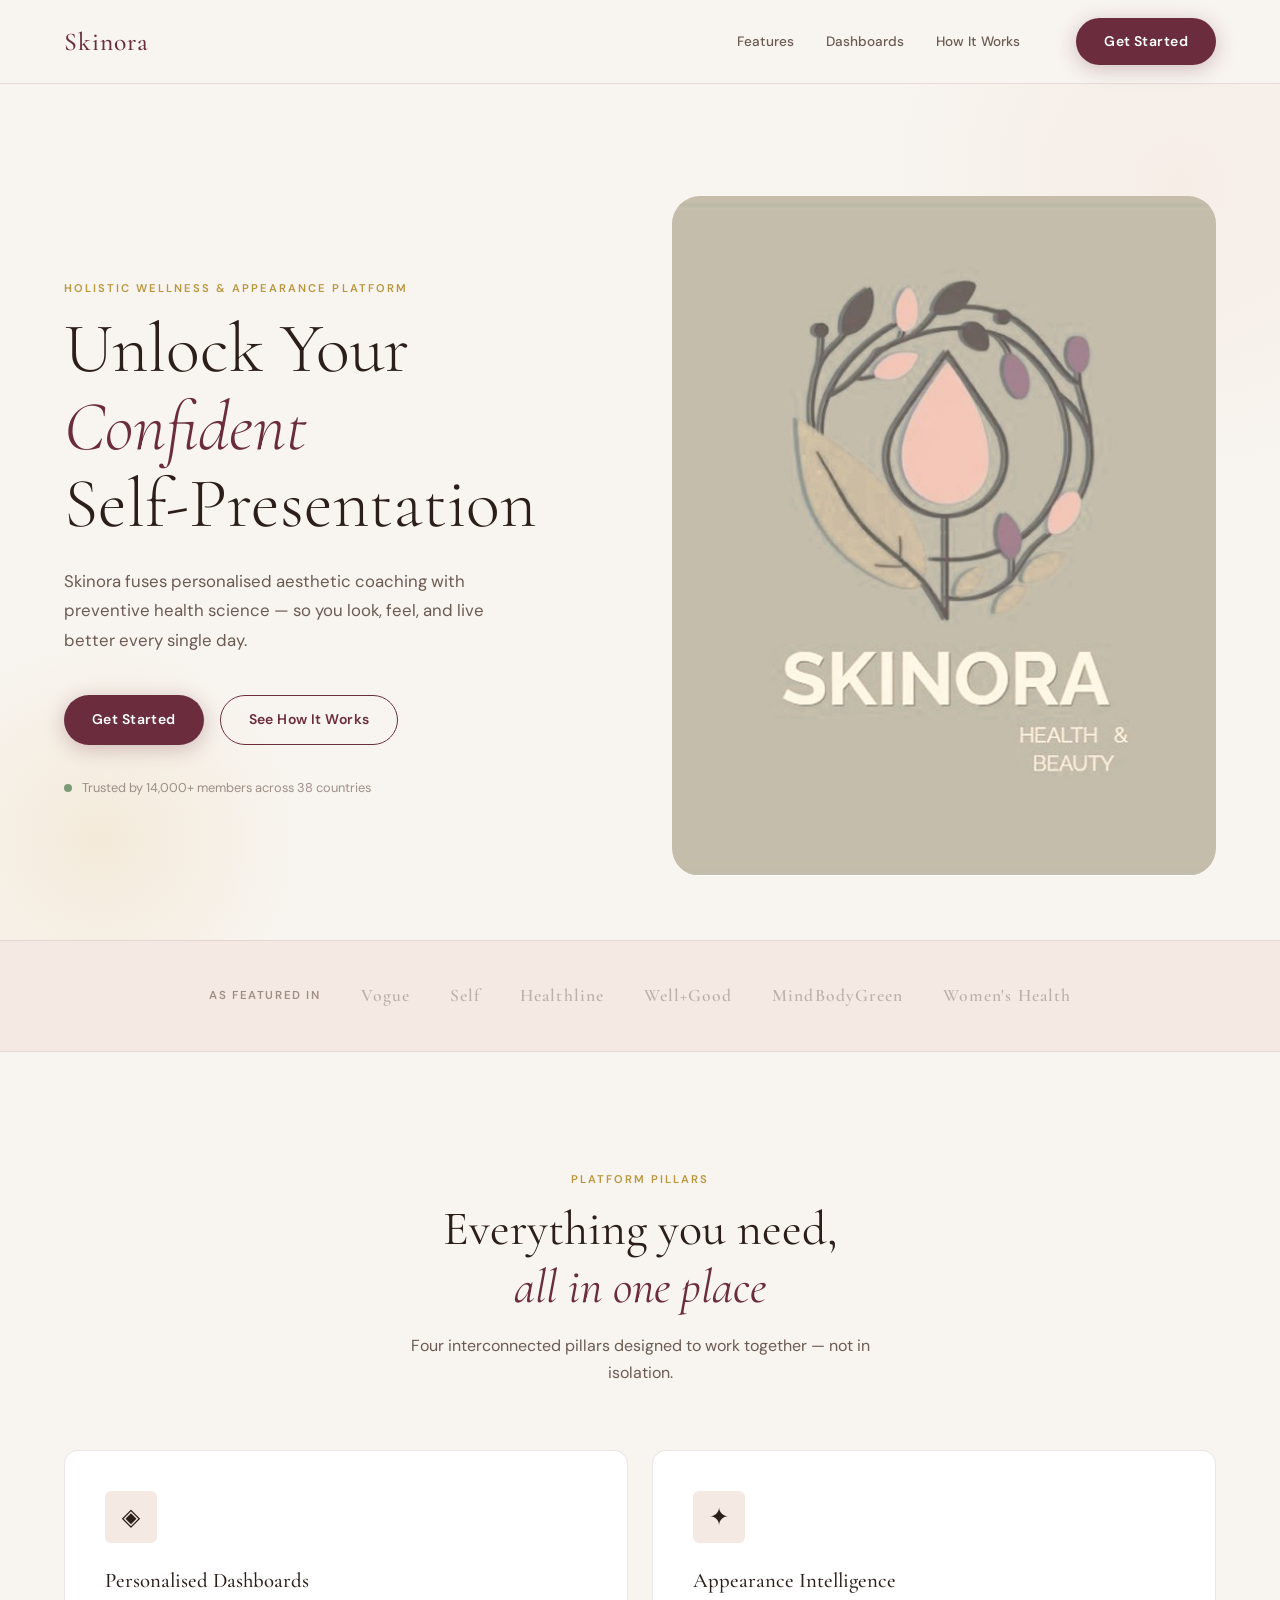
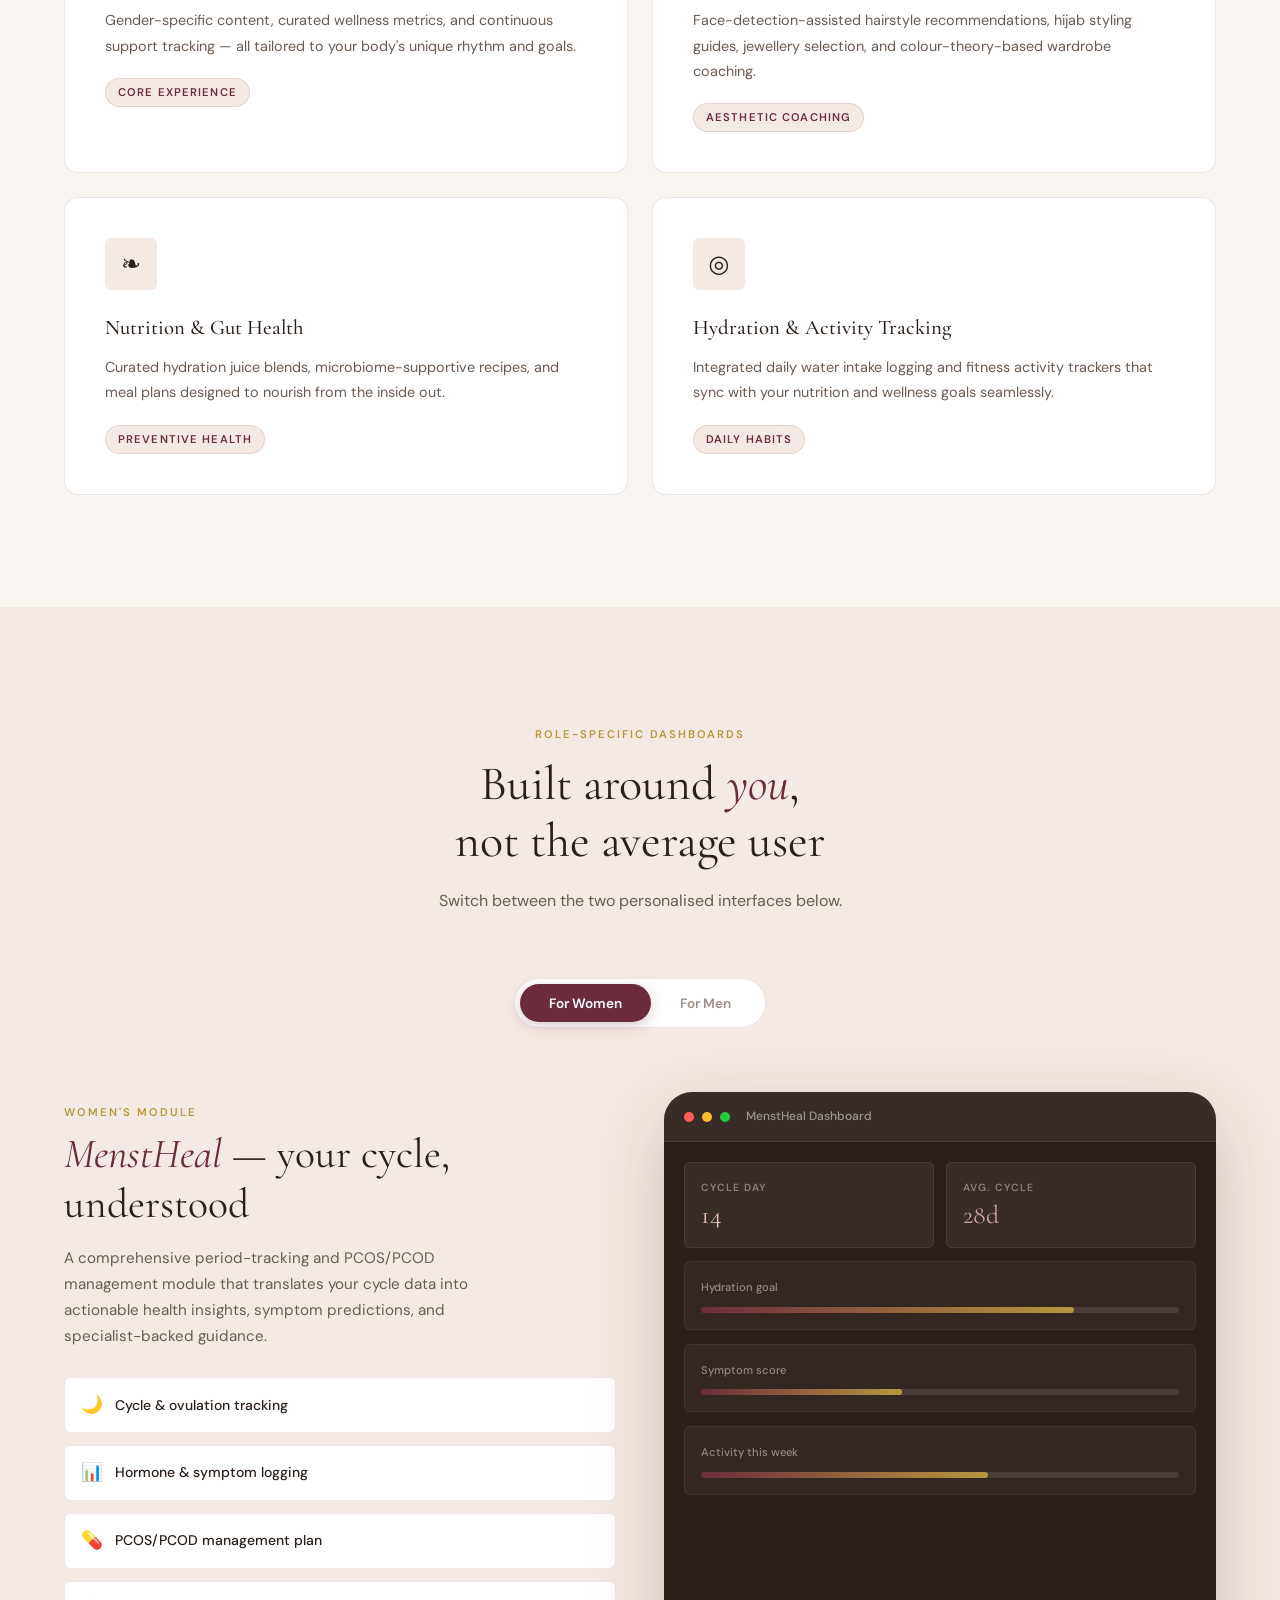
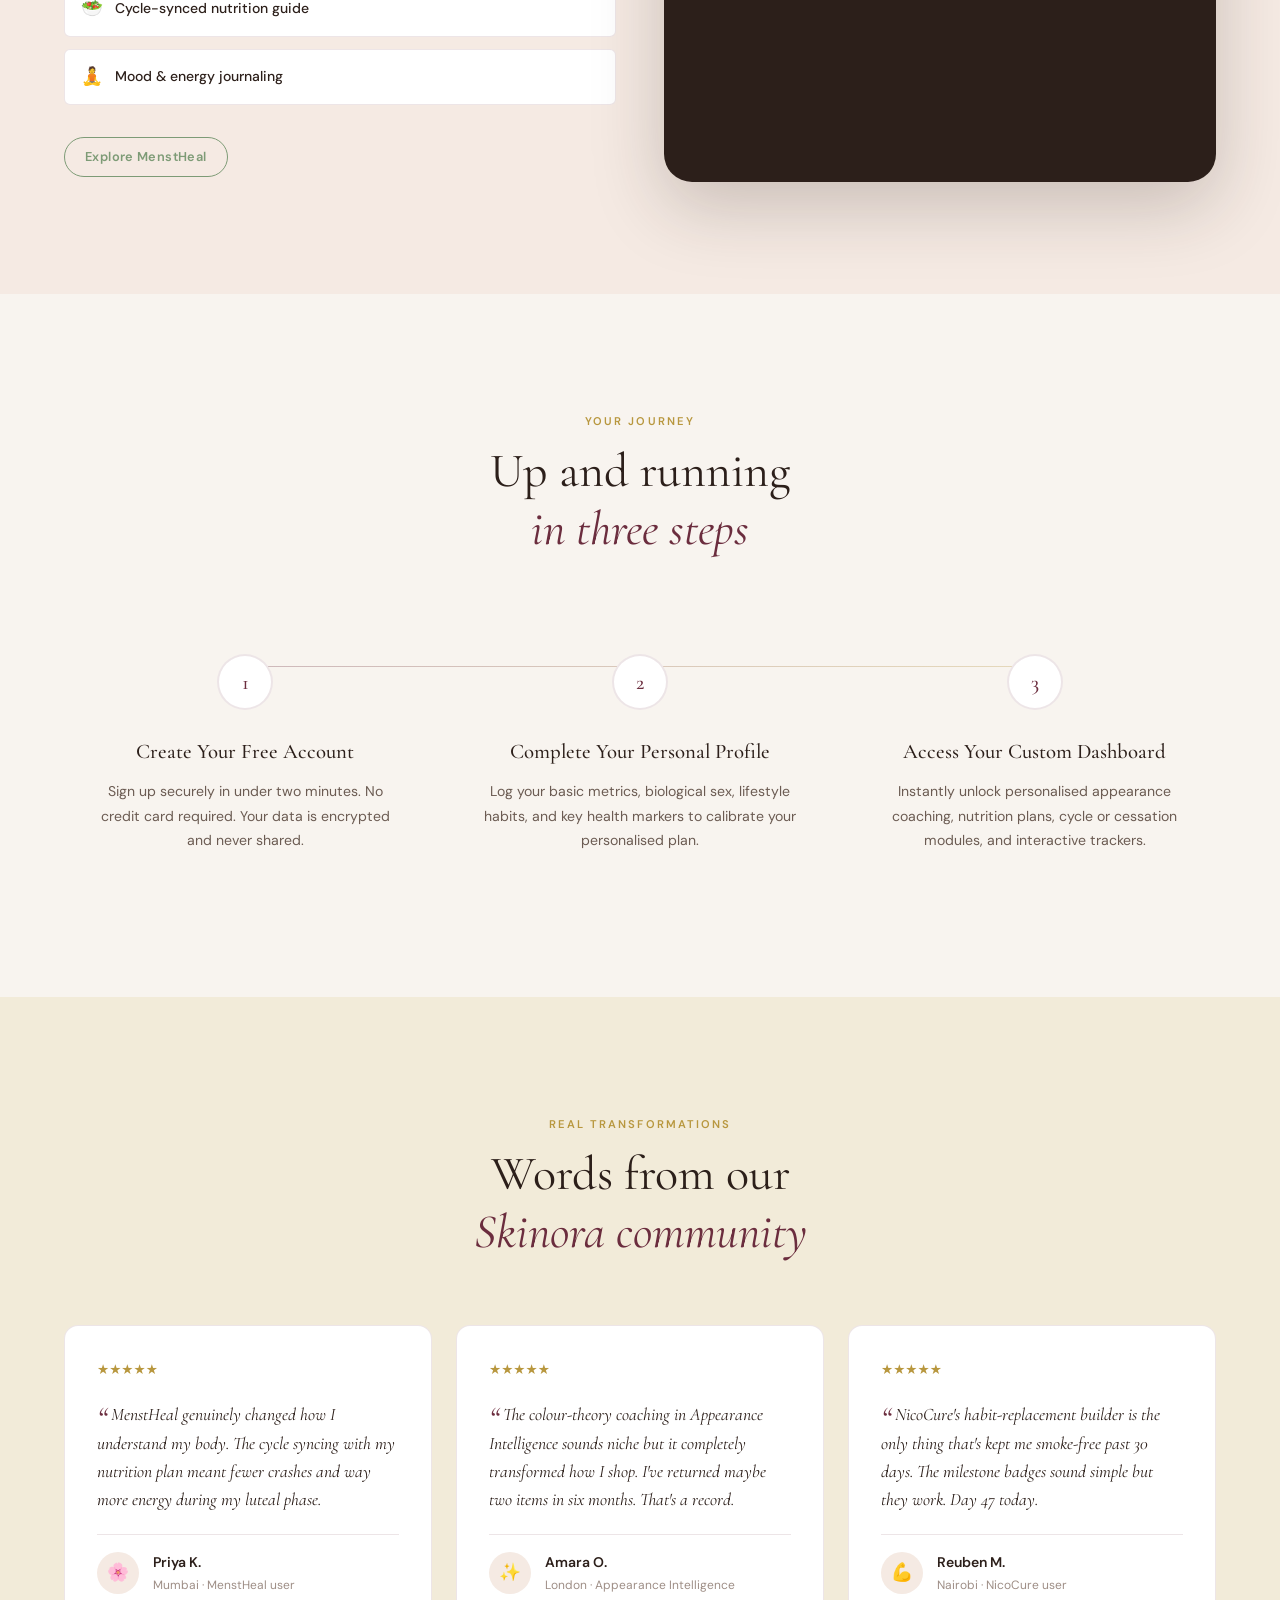
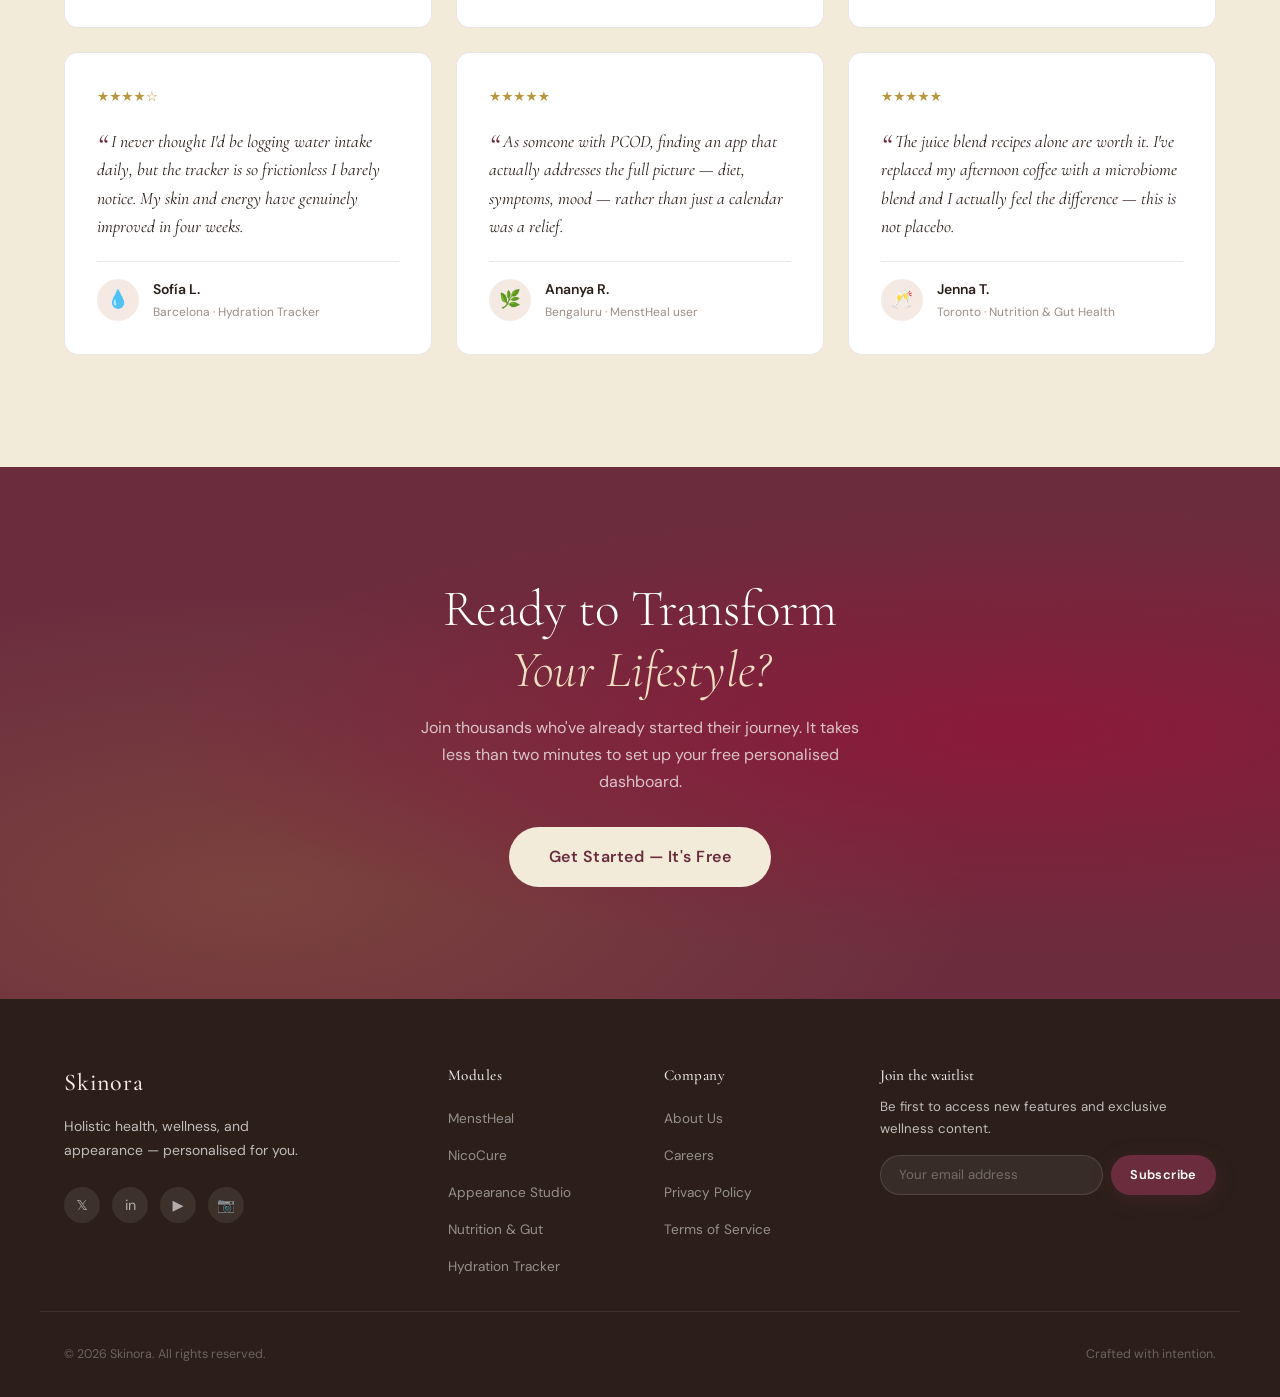
<file: Skinora landing page/Skinora landing page/Skinora LP/index.html>
<!DOCTYPE html>
<html lang="en">
<head>
  <meta charset="UTF-8" />
  <meta name="viewport" content="width=device-width, initial-scale=1.0" />
  <title>Skinora — Unlock Your Confident Self-Presentation</title>
  <script>
    (function () {
      var host = location.hostname;
      var port = location.port;
      if (location.protocol === 'file:') return;
      if ((host === 'localhost' || host === '127.0.0.1') && port && port !== '8000') {
        location.replace('http://localhost:8000/');
      }
    })();
  </script>
  <meta name="description" content="Skinora fuses aesthetic coaching and preventive health into one personalized platform. Track, transform, and thrive." />
 
  <!-- Google Fonts: Cormorant Garamond (serif display) + DM Sans (body) -->
  <link rel="preconnect" href="https://fonts.googleapis.com" />
  <link rel="preconnect" href="https://fonts.gstatic.com" crossorigin />
  <link href="https://fonts.googleapis.com/css2?family=Cormorant+Garamond:ital,wght@0,300;0,400;0,500;0,600;1,300;1,400&family=DM+Sans:wght@300;400;500;600&display=swap" rel="stylesheet" />
 
  <link rel="stylesheet" href="style.css" />
</head>
<body>
 
  <!-- =============================================
       HEADER / NAVBAR
  ============================================= -->
  <header class="navbar" id="navbar">
    <div class="nav-inner container">
      <a href="#" class="nav-logo">Skinora</a>
      <nav class="nav-links" id="navLinks" aria-label="Main navigation">
        <a href="#features">Features</a>
        <a href="#dashboards">Dashboards</a>
        <a href="#how-it-works">How It Works</a>
      </nav>
      <a href="/login/" class="btn btn-primary nav-cta">Get Started</a>
      <button class="nav-hamburger" id="navHamburger" aria-label="Toggle menu" aria-expanded="false">
        <span></span><span></span><span></span>
      </button>
    </div>
  </header>
 
  <main>
 
    <!-- =============================================
         HERO SECTION
    ============================================= -->
    <section class="hero" id="home">
      <div class="hero-inner container">
        <div class="hero-text">
          <span class="eyebrow">Holistic Wellness &amp; Appearance Platform</span>
          <h1 class="hero-headline">Unlock Your<br /><em>Confident</em><br />Self-Presentation</h1>
          <p class="hero-sub">
            Skinora fuses personalised aesthetic coaching with preventive health science — so you look, feel, and live better every single day.
          </p>
          <div class="hero-actions">
            <a href="/login/" class="btn btn-primary">Get Started</a>
            <a href="#how-it-works" class="btn btn-ghost">See How It Works</a>
          </div>
          <div class="hero-trust">
            <span class="trust-dot"></span>
            <p>Trusted by 14,000+ members across 38 countries</p>
          </div>
        </div>
 
        <div class="hero-visual">
          <!--
            ============================================================
            SWAP THIS IMAGE
            Replace the src below with your hero lifestyle/wellness photo.
            Recommended size: 900 × 1100 px, portrait orientation.
            ============================================================
          -->
          <div class="hero-image-frame">
            <img
              src="image.png"
              class="hero-img"
              loading="eager"
            />
            <!-- <div class="hero-badge"> -->
              <!-- <span class="badge-icon">✦</span>
              <div>
                <strong>AI-Personalised</strong>
                <span>Plans for your body &amp; goals</span> -->
              </div>
            </div>
          </div>
        </div>
      </div>
 
      <!-- Decorative background shapes -->
      <div class="hero-shape hero-shape--1" aria-hidden="true"></div>
      <div class="hero-shape hero-shape--2" aria-hidden="true"></div>
    </section>
 
    <!-- =============================================
         SOCIAL PROOF / AS FEATURED IN
    ============================================= -->
    <section class="social-proof" aria-label="Featured in">
      <div class="container">
        <p class="proof-label">As featured in</p>
        <!--
          ============================================================
          SWAP THIS DATA → script.js → mediaLogos array
          Publication names / logo images are rendered by JS below.
          ============================================================
        -->
        <div class="proof-logos" id="proofLogos"></div>
      </div>
    </section>
 
    <!-- =============================================
         CORE FEATURES GRID
    ============================================= -->
    <section class="features" id="features">
      <div class="container">
        <div class="section-header">
          <span class="eyebrow">Platform Pillars</span>
          <h2>Everything you need,<br /><em>all in one place</em></h2>
          <p class="section-sub">Four interconnected pillars designed to work together — not in isolation.</p>
        </div>
        <!--
          ============================================================
          SWAP THIS DATA → script.js → featuresData array
          ============================================================
        -->
        <div class="features-grid" id="featuresGrid"></div>
      </div>
    </section>
 
    <!-- =============================================
         DUAL DASHBOARD SHOWCASE
    ============================================= -->
    <section class="dashboards" id="dashboards">
      <div class="container">
        <div class="section-header">
          <span class="eyebrow">Role-Specific Dashboards</span>
          <h2>Built around <em>you</em>,<br />not the average user</h2>
          <p class="section-sub">Switch between the two personalised interfaces below.</p>
        </div>
 
        <div class="dashboard-tabs">
          <button class="tab-btn active" data-tab="women" aria-pressed="true">For Women</button>
          <button class="tab-btn" data-tab="men" aria-pressed="false">For Men</button>
        </div>
 
        <!--
          ============================================================
          SWAP THIS DATA → script.js → dashboardData object
          ============================================================
        -->
        <div class="dashboard-panels" id="dashboardPanels"></div>
      </div>
    </section>
 
    <!-- =============================================
         HOW SKINORA WORKS — TIMELINE
    ============================================= -->
    <section class="how-it-works" id="how-it-works">
      <div class="container">
        <div class="section-header">
          <span class="eyebrow">Your Journey</span>
          <h2>Up and running<br /><em>in three steps</em></h2>
        </div>
        <!--
          ============================================================
          SWAP THIS DATA → script.js → stepsData array
          ============================================================
        -->
        <div class="steps-timeline" id="stepsTimeline"></div>
      </div>
    </section>
 
    <!-- =============================================
         SUCCESS STORIES / TESTIMONIALS
    ============================================= -->
    <section class="testimonials" id="testimonials">
      <div class="container">
        <div class="section-header">
          <span class="eyebrow">Real Transformations</span>
          <h2>Words from our<br /><em>Skinora community</em></h2>
        </div>
        <!--
          ============================================================
          SWAP THIS DATA → script.js → testimonialsData array
          ============================================================
        -->
        <div class="testimonials-grid" id="testimonialsGrid"></div>
      </div>
    </section>
 
    <!-- =============================================
         FINAL CTA BANNER
    ============================================= -->
    <section class="cta-banner" id="cta-banner">
      <div class="container cta-inner">
        <div class="cta-text">
          <h2>Ready to Transform<br /><em>Your Lifestyle?</em></h2>
          <p>Join thousands who've already started their journey. It takes less than two minutes to set up your free personalised dashboard.</p>
        </div>
        <a href="/login/" class="btn btn-light btn-lg">Get Started — It's Free</a>
      </div>
      <div class="cta-shape" aria-hidden="true"></div>
    </section>
 
  </main>
 
  <!-- =============================================
       FOOTER
  ============================================= -->
  <footer class="footer" id="footer">
    <div class="container footer-grid">
 
      <div class="footer-brand">
        <a href="#" class="nav-logo footer-logo">Skinora</a>
        <p>Holistic health, wellness, and appearance — personalised for you.</p>
        <!--
          ============================================================
          SWAP THIS DATA → script.js → socialLinks array
          ============================================================
        -->
        <div class="footer-social" id="footerSocial"></div>
      </div>
 
      <div class="footer-links">
        <h4>Modules</h4>
        <ul id="footerModuleLinks"></ul>
        <!--
          ============================================================
          SWAP THIS DATA → script.js → footerModules array
          ============================================================
        -->
      </div>
 
      <div class="footer-links">
        <h4>Company</h4>
        <ul>
          <li><a href="#">About Us</a></li>
          <li><a href="#">Careers</a></li>
          <li><a href="#">Privacy Policy</a></li>
          <li><a href="#">Terms of Service</a></li>
        </ul>
      </div>
 
      <div class="footer-newsletter">
        <h4>Join the waitlist</h4>
        <p>Be first to access new features and exclusive wellness content.</p>
        <form class="newsletter-form" id="newsletterForm" novalidate>
          <div class="newsletter-row">
            <input
              type="email"
              id="newsletterEmail"
              placeholder="Your email address"
              autocomplete="email"
              required
              aria-label="Email address for newsletter"
            />
            <button type="submit" class="btn btn-primary btn-sm">Subscribe</button>
          </div>
          <p class="newsletter-msg" id="newsletterMsg" aria-live="polite"></p>
        </form>
      </div>
 
    </div>
 
    <div class="footer-bottom container">
      <p>&copy; <span id="currentYear"></span> Skinora. All rights reserved.</p>
      <p>Crafted with intention.</p>
    </div>
  </footer>
 
  <script src="script.js"></script>
</body>
</html>
</file>
<file: Skinora landing page/Skinora landing page/Skinora LP/style.css>
/* ==========================================================
   SKINORA — style.css
   All CSS Custom Properties (variables) are defined at the
   top of :root so you can re-theme the entire site by
   changing just this block.
   ========================================================== */
 
/* ----------------------------------------------------------
   1. CSS CUSTOM PROPERTIES (Design Tokens)
   ---------------------------------------------------------- */
:root {
  /* === Main Backgrounds & Lights === */
  --color-sage-verdure:      #7D9B76;
  --color-laurel-veil:       #9DB89A;
  --color-bay-leaf-moss:     #6A8C5F;
  --color-garden-shadow:     #4A6741;
 
  /* === Accent Muted Pinks === */
  --color-blushed-rose:      #E8C4B8;
  --color-antique-rose-dust: #D4A090;
  --color-mauve-whisper:     #C9A0A8;
 
  /* === Primary Brand / Deep Accents === */
  --color-deep-merlot:       #6B2D3E;
  --color-velvet-burgundy:   #8B1A3A;
 
  /* === Secondary Sage Greens === */
  --color-porcelain-cream:   #F8F4EF;
  --color-antique-petal:     #F5EAE3;
  --color-parchment-ivory:   #F2EBD9;
  --color-champagne-glow:    #EFE0C4;
 
  /* === Metallic / Warm Highlights === */
  --color-antique-gold:      #B8973E;
  --color-brushed-bronze:    #A07040;
  --color-aged-brass:        #8C6A2A;
 
  /* === Dark Text / Contrasts === */
  --color-smoky-taupe:       #6B5B52;
  --color-espresso-noir:     #2C1F1A;
 
  /* === Semantic aliases (used throughout) === */
  --bg-page:         var(--color-porcelain-cream);
  --bg-section-alt:  var(--color-antique-petal);
  --bg-card:         #FFFFFF;
  --text-primary:    var(--color-espresso-noir);
  --text-secondary:  var(--color-smoky-taupe);
  --text-muted:      #9E8E86;
  --accent-primary:  var(--color-deep-merlot);
  --accent-gold:     var(--color-antique-gold);
  --accent-sage:     var(--color-sage-verdure);
  --border-light:    rgba(107, 45, 62, 0.12);
 
  /* === Typography === */
  --font-display: 'Cormorant Garamond', Georgia, serif;
  --font-body:    'DM Sans', system-ui, -apple-system, sans-serif;
 
  /* === Spacing === */
  --space-xs:  0.5rem;
  --space-sm:  1rem;
  --space-md:  2rem;
  --space-lg:  4rem;
  --space-xl:  7rem;
 
  /* === Layout === */
  --container-max:  1200px;
  --radius-sm:      6px;
  --radius-md:      14px;
  --radius-lg:      28px;
 
  /* === Transitions === */
  --ease:       cubic-bezier(0.4, 0, 0.2, 1);
  --transition: 0.3s var(--ease);
}
 
/* ----------------------------------------------------------
   2. RESET & BASE
   ---------------------------------------------------------- */
*, *::before, *::after {
  box-sizing: border-box;
  margin: 0;
  padding: 0;
}
 
html {
  scroll-behavior: smooth;
  -webkit-text-size-adjust: 100%;
}
 
body {
  font-family: var(--font-body);
  background-color: var(--bg-page);
  color: var(--text-primary);
  font-size: 16px;
  line-height: 1.7;
  overflow-x: hidden;
}
 
img {
  display: block;
  max-width: 100%;
  height: auto;
}
 
a {
  color: inherit;
  text-decoration: none;
}
 
ul {
  list-style: none;
}
 
button {
  font-family: var(--font-body);
  cursor: pointer;
  border: none;
  background: none;
}
 
/* ----------------------------------------------------------
   3. UTILITY CLASSES
   ---------------------------------------------------------- */
.container {
  width: 100%;
  max-width: var(--container-max);
  margin-inline: auto;
  padding-inline: 1.5rem;
}
 
.eyebrow {
  display: inline-block;
  font-family: var(--font-body);
  font-size: 0.7rem;
  font-weight: 600;
  letter-spacing: 0.18em;
  text-transform: uppercase;
  color: var(--accent-gold);
  margin-bottom: 0.75rem;
}
 
.section-header {
  text-align: center;
  max-width: 620px;
  margin: 0 auto var(--space-lg);
}
 
.section-header h2 {
  font-family: var(--font-display);
  font-size: clamp(2rem, 4vw, 3rem);
  font-weight: 400;
  line-height: 1.2;
  color: var(--text-primary);
  margin-bottom: 1rem;
}
 
.section-header h2 em {
  font-style: italic;
  color: var(--accent-primary);
}
 
.section-sub {
  color: var(--text-secondary);
  font-size: 1rem;
  max-width: 480px;
  margin-inline: auto;
}
 
/* ----------------------------------------------------------
   4. BUTTON SYSTEM
   ---------------------------------------------------------- */
.btn {
  display: inline-flex;
  align-items: center;
  gap: 0.5rem;
  padding: 0.75rem 1.75rem;
  border-radius: 999px;
  font-size: 0.875rem;
  font-weight: 600;
  letter-spacing: 0.03em;
  transition: background var(--transition), color var(--transition),
              box-shadow var(--transition), transform var(--transition);
  white-space: nowrap;
}
 
.btn-primary {
  background: var(--accent-primary);
  color: #fff;
  box-shadow: 0 4px 20px rgba(107, 45, 62, 0.28);
}
.btn-primary:hover {
  background: var(--color-velvet-burgundy);
  box-shadow: 0 6px 28px rgba(107, 45, 62, 0.38);
  transform: translateY(-1px);
}
 
.btn-ghost {
  background: transparent;
  color: var(--accent-primary);
  border: 1.5px solid var(--accent-primary);
}
.btn-ghost:hover {
  background: var(--color-antique-petal);
}
 
.btn-light {
  background: var(--color-parchment-ivory);
  color: var(--accent-primary);
}
.btn-light:hover {
  background: #fff;
  transform: translateY(-1px);
}
 
.btn-outline-sage {
  background: transparent;
  color: var(--accent-sage);
  border: 1.5px solid var(--accent-sage);
  padding: 0.5rem 1.25rem;
  font-size: 0.8rem;
}
.btn-outline-sage:hover {
  background: var(--color-laurel-veil);
  color: #fff;
}
 
.btn-sm {
  padding: 0.55rem 1.2rem;
  font-size: 0.8rem;
}
 
.btn-lg {
  padding: 1rem 2.5rem;
  font-size: 1rem;
}
 
/* ----------------------------------------------------------
   5. NAVBAR
   ---------------------------------------------------------- */
.navbar {
  position: sticky;
  top: 0;
  z-index: 100;
  background: rgba(248, 244, 239, 0.88);
  backdrop-filter: blur(16px);
  -webkit-backdrop-filter: blur(16px);
  border-bottom: 1px solid var(--border-light);
  transition: box-shadow var(--transition);
}
 
.navbar.scrolled {
  box-shadow: 0 4px 32px rgba(44, 31, 26, 0.08);
}
 
.nav-inner {
  display: flex;
  align-items: center;
  gap: 2.5rem;
  padding-block: 1.1rem;
}
 
.nav-logo {
  font-family: var(--font-display);
  font-size: 1.6rem;
  font-weight: 500;
  letter-spacing: 0.04em;
  color: var(--accent-primary);
  flex-shrink: 0;
}
 
.nav-links {
  display: flex;
  gap: 2rem;
  margin-left: auto;
}
 
.nav-links a {
  font-size: 0.85rem;
  font-weight: 500;
  color: var(--text-secondary);
  transition: color var(--transition);
  position: relative;
}
 
.nav-links a::after {
  content: '';
  position: absolute;
  bottom: -3px;
  left: 0;
  width: 0;
  height: 1px;
  background: var(--accent-primary);
  transition: width var(--transition);
}
 
.nav-links a:hover {
  color: var(--accent-primary);
}
.nav-links a:hover::after {
  width: 100%;
}
 
.nav-cta {
  margin-left: 1rem;
}
 
.nav-hamburger {
  display: none;
  flex-direction: column;
  gap: 5px;
  padding: 4px;
  margin-left: auto;
}
 
.nav-hamburger span {
  display: block;
  width: 22px;
  height: 2px;
  background: var(--accent-primary);
  border-radius: 2px;
  transition: var(--transition);
}
 
/* ----------------------------------------------------------
   6. HERO SECTION
   ---------------------------------------------------------- */
.hero {
  position: relative;
  overflow: hidden;
  padding: var(--space-xl) 0 var(--space-lg);
  background: var(--bg-page);
}
 
.hero-inner {
  display: grid;
  grid-template-columns: 1fr 1fr;
  align-items: center;
  gap: 4rem;
  position: relative;
  z-index: 1;
}
 
.hero-text {
  max-width: 560px;
}
 
.hero-headline {
  font-family: var(--font-display);
  font-size: clamp(3rem, 5.5vw, 4.8rem);
  font-weight: 300;
  line-height: 1.1;
  color: var(--text-primary);
  margin-bottom: 1.5rem;
}
 
.hero-headline em {
  font-style: italic;
  color: var(--accent-primary);
}
 
.hero-sub {
  font-size: 1.05rem;
  color: var(--text-secondary);
  margin-bottom: 2.5rem;
  max-width: 440px;
  line-height: 1.75;
}
 
.hero-actions {
  display: flex;
  gap: 1rem;
  flex-wrap: wrap;
  margin-bottom: 2rem;
}
 
.hero-trust {
  display: flex;
  align-items: center;
  gap: 0.6rem;
}
 
.trust-dot {
  display: inline-block;
  width: 8px;
  height: 8px;
  border-radius: 50%;
  background: var(--accent-sage);
  flex-shrink: 0;
}
 
.hero-trust p {
  font-size: 0.8rem;
  color: var(--text-muted);
}
 
/* Hero image */
.hero-visual {
  position: relative;
}
 
.hero-image-frame {
  position: relative;
  border-radius: var(--radius-lg);
  overflow: hidden;
  aspect-ratio: 4 / 5;
  background: var(--color-antique-petal);
}
 
.hero-img {
  width: 100%;
  height: 100%;
  object-fit: cover;
  transition: transform 0.8s var(--ease);
}
 
.hero-image-frame:hover .hero-img {
  transform: scale(1.03);
}
 
/* Hero badge floating card */
.hero-badge {
  position: absolute;
  bottom: 1.75rem;
  left: -1.5rem;
  background: #fff;
  border-radius: var(--radius-md);
  padding: 0.9rem 1.25rem;
  display: flex;
  align-items: center;
  gap: 0.75rem;
  box-shadow: 0 12px 40px rgba(44, 31, 26, 0.14);
  max-width: 220px;
}
 
.hero-badge .badge-icon {
  font-size: 1.4rem;
  color: var(--accent-gold);
  flex-shrink: 0;
}
 
.hero-badge strong {
  display: block;
  font-size: 0.85rem;
  font-weight: 600;
  color: var(--text-primary);
}
 
.hero-badge span {
  font-size: 0.72rem;
  color: var(--text-muted);
}
 
/* Background shapes */
.hero-shape {
  position: absolute;
  border-radius: 50%;
  pointer-events: none;
}
 
.hero-shape--1 {
  width: 600px;
  height: 600px;
  background: radial-gradient(circle, var(--color-antique-petal) 0%, transparent 70%);
  top: -200px;
  right: -200px;
  opacity: 0.7;
}
 
.hero-shape--2 {
  width: 400px;
  height: 400px;
  background: radial-gradient(circle, var(--color-champagne-glow) 0%, transparent 70%);
  bottom: -100px;
  left: -100px;
  opacity: 0.5;
}
 
/* ----------------------------------------------------------
   7. SOCIAL PROOF
   ---------------------------------------------------------- */
.social-proof {
  padding: 2.5rem 0;
  background: var(--color-antique-petal);
  border-top: 1px solid var(--border-light);
  border-bottom: 1px solid var(--border-light);
}
 
.social-proof .container {
  display: flex;
  align-items: center;
  gap: 2.5rem;
  flex-wrap: wrap;
  justify-content: center;
}
 
.proof-label {
  font-size: 0.72rem;
  font-weight: 600;
  letter-spacing: 0.14em;
  text-transform: uppercase;
  color: var(--text-muted);
  white-space: nowrap;
  flex-shrink: 0;
}
 
.proof-logos {
  display: flex;
  align-items: center;
  gap: 2.5rem;
  flex-wrap: wrap;
  justify-content: center;
}
 
/* Each logo item rendered by JS */
.proof-logo-item {
  font-family: var(--font-display);
  font-size: 1.1rem;
  font-weight: 600;
  letter-spacing: 0.06em;
  color: var(--text-primary);
  opacity: 0.28;
  transition: opacity var(--transition);
  white-space: nowrap;
}
 
.proof-logo-item:hover {
  opacity: 0.55;
}
 
/* ----------------------------------------------------------
   8. FEATURES GRID
   ---------------------------------------------------------- */
.features {
  padding: var(--space-xl) 0;
  background: var(--bg-page);
}
 
.features-grid {
  display: grid;
  grid-template-columns: repeat(2, 1fr);
  gap: 1.5rem;
}
 
/* Feature card rendered by JS */
.feature-card {
  background: var(--bg-card);
  border: 1px solid var(--border-light);
  border-radius: var(--radius-md);
  padding: 2.5rem;
  transition: transform var(--transition), box-shadow var(--transition);
  position: relative;
  overflow: hidden;
}
 
.feature-card::before {
  content: '';
  position: absolute;
  top: 0;
  left: 0;
  right: 0;
  height: 3px;
  background: linear-gradient(90deg, var(--accent-primary), var(--accent-gold));
  transform: scaleX(0);
  transform-origin: left;
  transition: transform var(--transition);
}
 
.feature-card:hover {
  transform: translateY(-4px);
  box-shadow: 0 16px 48px rgba(44, 31, 26, 0.1);
}
 
.feature-card:hover::before {
  transform: scaleX(1);
}
 
.feature-icon {
  width: 52px;
  height: 52px;
  border-radius: var(--radius-sm);
  background: var(--color-antique-petal);
  display: flex;
  align-items: center;
  justify-content: center;
  font-size: 1.5rem;
  margin-bottom: 1.25rem;
  transition: background var(--transition);
}
 
.feature-card:hover .feature-icon {
  background: var(--color-champagne-glow);
}
 
.feature-card h3 {
  font-family: var(--font-display);
  font-size: 1.3rem;
  font-weight: 500;
  color: var(--text-primary);
  margin-bottom: 0.6rem;
}
 
.feature-card p {
  font-size: 0.9rem;
  color: var(--text-secondary);
  line-height: 1.75;
}
 
.feature-tag {
  display: inline-block;
  margin-top: 1.2rem;
  font-size: 0.7rem;
  font-weight: 600;
  letter-spacing: 0.1em;
  text-transform: uppercase;
  color: var(--accent-primary);
  padding: 0.25rem 0.75rem;
  border-radius: 999px;
  background: var(--color-antique-petal);
  border: 1px solid var(--border-light);
}
 
/* ----------------------------------------------------------
   9. DUAL DASHBOARD SHOWCASE
   ---------------------------------------------------------- */
.dashboards {
  padding: var(--space-xl) 0;
  background: var(--color-antique-petal);
}
 
.dashboard-tabs {
  display: flex;
  justify-content: center;
  gap: 0;
  margin-bottom: var(--space-lg);
  background: var(--bg-card);
  border: 1px solid var(--border-light);
  border-radius: 999px;
  padding: 5px;
  width: fit-content;
  margin-inline: auto;
  margin-bottom: var(--space-lg);
}
 
.tab-btn {
  padding: 0.65rem 1.8rem;
  border-radius: 999px;
  font-size: 0.85rem;
  font-weight: 600;
  color: var(--text-muted);
  transition: background var(--transition), color var(--transition);
}
 
.tab-btn.active {
  background: var(--accent-primary);
  color: #fff;
  box-shadow: 0 4px 14px rgba(107, 45, 62, 0.25);
}
 
/* Dashboard panels rendered by JS */
.dashboard-panel {
  display: none;
  grid-template-columns: 1fr 1fr;
  gap: 3rem;
  align-items: center;
  animation: fadeInUp 0.4s var(--ease) both;
}
 
.dashboard-panel.active {
  display: grid;
}
 
@keyframes fadeInUp {
  from { opacity: 0; transform: translateY(20px); }
  to   { opacity: 1; transform: translateY(0); }
}
 
.dashboard-info {}
 
.dashboard-info .eyebrow {
  margin-bottom: 0.5rem;
}
 
.dashboard-info h3 {
  font-family: var(--font-display);
  font-size: clamp(1.8rem, 3.5vw, 2.6rem);
  font-weight: 400;
  line-height: 1.2;
  margin-bottom: 1rem;
}
 
.dashboard-info h3 em {
  font-style: italic;
  color: var(--accent-primary);
}
 
.dashboard-info p {
  color: var(--text-secondary);
  font-size: 0.95rem;
  margin-bottom: 1.75rem;
  max-width: 420px;
}
 
.dashboard-modules {
  display: flex;
  flex-direction: column;
  gap: 0.75rem;
  margin-bottom: 2rem;
}
 
.module-pill {
  display: flex;
  align-items: center;
  gap: 0.75rem;
  padding: 0.75rem 1rem;
  background: var(--bg-card);
  border-radius: var(--radius-sm);
  border: 1px solid var(--border-light);
  font-size: 0.875rem;
  font-weight: 500;
  color: var(--text-primary);
}
 
.module-pill .pill-icon {
  font-size: 1.1rem;
  flex-shrink: 0;
}
 
/* Dashboard mock screen */
.dashboard-screen {
  background: var(--color-espresso-noir);
  border-radius: var(--radius-lg);
  overflow: hidden;
  aspect-ratio: 4 / 5;
  position: relative;
  box-shadow: 0 24px 72px rgba(44, 31, 26, 0.22);
}
 
.screen-header {
  background: rgba(255,255,255,0.06);
  padding: 0.9rem 1.25rem;
  display: flex;
  align-items: center;
  gap: 0.5rem;
  border-bottom: 1px solid rgba(255,255,255,0.08);
}
 
.screen-dot {
  width: 10px;
  height: 10px;
  border-radius: 50%;
}
 
.screen-dot:nth-child(1) { background: #FF5F56; }
.screen-dot:nth-child(2) { background: #FFBD2E; }
.screen-dot:nth-child(3) { background: #27C93F; }
 
.screen-title {
  margin-left: 0.5rem;
  font-size: 0.75rem;
  color: rgba(255,255,255,0.5);
  font-weight: 500;
}
 
.screen-body {
  padding: 1.25rem;
  display: flex;
  flex-direction: column;
  gap: 0.85rem;
}
 
.screen-stat-row {
  display: grid;
  grid-template-columns: 1fr 1fr;
  gap: 0.75rem;
}
 
.screen-stat {
  background: rgba(255,255,255,0.06);
  border-radius: var(--radius-sm);
  padding: 1rem;
  border: 1px solid rgba(255,255,255,0.08);
}
 
.screen-stat .stat-label {
  font-size: 0.65rem;
  font-weight: 600;
  letter-spacing: 0.1em;
  text-transform: uppercase;
  color: rgba(255,255,255,0.4);
  display: block;
  margin-bottom: 0.3rem;
}
 
.screen-stat .stat-value {
  font-family: var(--font-display);
  font-size: 1.6rem;
  font-weight: 400;
  line-height: 1;
}
 
.screen-bar-block {
  background: rgba(255,255,255,0.04);
  border-radius: var(--radius-sm);
  padding: 1rem;
  border: 1px solid rgba(255,255,255,0.06);
}
 
.screen-bar-label {
  font-size: 0.7rem;
  color: rgba(255,255,255,0.45);
  margin-bottom: 0.6rem;
  font-weight: 500;
}
 
.screen-bar {
  height: 6px;
  background: rgba(255,255,255,0.1);
  border-radius: 999px;
  overflow: hidden;
}
 
.screen-bar-fill {
  height: 100%;
  border-radius: 999px;
  background: linear-gradient(90deg, var(--accent-primary), var(--accent-gold));
}
 
/* ----------------------------------------------------------
   10. HOW IT WORKS TIMELINE
   ---------------------------------------------------------- */
.how-it-works {
  padding: var(--space-xl) 0;
  background: var(--bg-page);
}
 
.steps-timeline {
  display: grid;
  grid-template-columns: repeat(3, 1fr);
  gap: 2rem;
  position: relative;
}
 
/* Connecting line */
.steps-timeline::before {
  content: '';
  position: absolute;
  top: 2.75rem;
  left: calc(100% / 6);
  right: calc(100% / 6);
  height: 1px;
  background: linear-gradient(90deg, var(--accent-primary), var(--accent-gold));
  opacity: 0.3;
}
 
/* Step card rendered by JS */
.step-card {
  text-align: center;
  padding: 2rem 1.5rem;
  position: relative;
}
 
.step-number {
  display: inline-flex;
  align-items: center;
  justify-content: center;
  width: 56px;
  height: 56px;
  border-radius: 50%;
  background: var(--bg-card);
  border: 2px solid var(--border-light);
  font-family: var(--font-display);
  font-size: 1.3rem;
  font-weight: 500;
  color: var(--accent-primary);
  margin: 0 auto 1.5rem;
  position: relative;
  z-index: 1;
  transition: background var(--transition), border-color var(--transition);
}
 
.step-card:hover .step-number {
  background: var(--accent-primary);
  color: #fff;
  border-color: var(--accent-primary);
}
 
.step-card h3 {
  font-family: var(--font-display);
  font-size: 1.3rem;
  font-weight: 500;
  margin-bottom: 0.6rem;
}
 
.step-card p {
  font-size: 0.88rem;
  color: var(--text-secondary);
  line-height: 1.75;
}
 
/* ----------------------------------------------------------
   11. TESTIMONIALS
   ---------------------------------------------------------- */
.testimonials {
  padding: var(--space-xl) 0;
  background: var(--color-parchment-ivory);
}
 
.testimonials-grid {
  display: grid;
  grid-template-columns: repeat(3, 1fr);
  gap: 1.5rem;
}
 
/* Testimonial card rendered by JS */
.testimonial-card {
  background: var(--bg-card);
  border-radius: var(--radius-md);
  padding: 2rem;
  border: 1px solid var(--border-light);
  display: flex;
  flex-direction: column;
  gap: 1.25rem;
  transition: transform var(--transition), box-shadow var(--transition);
}
 
.testimonial-card:hover {
  transform: translateY(-4px);
  box-shadow: 0 16px 48px rgba(44, 31, 26, 0.1);
}
 
.testimonial-stars {
  display: flex;
  gap: 3px;
  color: var(--accent-gold);
  font-size: 0.85rem;
}
 
.testimonial-quote {
  font-family: var(--font-display);
  font-size: 1.1rem;
  font-weight: 400;
  font-style: italic;
  color: var(--text-primary);
  line-height: 1.6;
  flex-grow: 1;
}
 
.testimonial-quote::before {
  content: '\201C';
  font-size: 2rem;
  color: var(--accent-primary);
  line-height: 0;
  vertical-align: -0.5rem;
  margin-right: 0.2rem;
}
 
.testimonial-author {
  display: flex;
  align-items: center;
  gap: 0.85rem;
  padding-top: 1rem;
  border-top: 1px solid var(--border-light);
}
 
.author-avatar {
  width: 42px;
  height: 42px;
  border-radius: 50%;
  background: var(--color-antique-petal);
  overflow: hidden;
  flex-shrink: 0;
  display: flex;
  align-items: center;
  justify-content: center;
  font-size: 1.1rem;
}
 
.author-avatar img {
  width: 100%;
  height: 100%;
  object-fit: cover;
}
 
.author-name {
  font-size: 0.875rem;
  font-weight: 600;
  color: var(--text-primary);
}
 
.author-meta {
  font-size: 0.75rem;
  color: var(--text-muted);
}
 
/* ----------------------------------------------------------
   12. CTA BANNER
   ---------------------------------------------------------- */
.cta-banner {
  padding: var(--space-xl) 0;
  background: var(--accent-primary);
  position: relative;
  overflow: hidden;
  text-align: center;
}
 
.cta-inner {
  position: relative;
  z-index: 1;
  display: flex;
  flex-direction: column;
  align-items: center;
  gap: 2rem;
}
 
.cta-text h2 {
  font-family: var(--font-display);
  font-size: clamp(2rem, 4vw, 3.2rem);
  font-weight: 300;
  color: #fff;
  line-height: 1.2;
  margin-bottom: 0.75rem;
}
 
.cta-text h2 em {
  font-style: italic;
  color: var(--color-champagne-glow);
}
 
.cta-text p {
  color: rgba(255, 255, 255, 0.72);
  font-size: 1rem;
  max-width: 460px;
  margin-inline: auto;
}
 
.cta-shape {
  position: absolute;
  inset: 0;
  background:
    radial-gradient(ellipse at 80% 50%, var(--color-velvet-burgundy) 0%, transparent 60%),
    radial-gradient(ellipse at 20% 80%, rgba(184,151,62,0.2) 0%, transparent 50%);
  pointer-events: none;
}
 
/* ----------------------------------------------------------
   13. FOOTER
   ---------------------------------------------------------- */
.footer {
  background: var(--color-espresso-noir);
  color: rgba(255,255,255,0.7);
  padding: var(--space-lg) 0 var(--space-md);
}
 
.footer-grid {
  display: grid;
  grid-template-columns: 2fr 1fr 1fr 2fr;
  gap: 3rem;
  padding-bottom: var(--space-md);
  border-bottom: 1px solid rgba(255,255,255,0.08);
  margin-bottom: var(--space-md);
}
 
.footer-logo {
  color: var(--color-antique-petal);
  font-size: 1.5rem;
  display: block;
  margin-bottom: 0.75rem;
}
 
.footer-brand p {
  font-size: 0.875rem;
  line-height: 1.7;
  max-width: 240px;
  margin-bottom: 1.5rem;
}
 
.footer-social {
  display: flex;
  gap: 0.75rem;
}
 
/* Social icon buttons rendered by JS */
.social-btn {
  width: 36px;
  height: 36px;
  border-radius: 50%;
  background: rgba(255,255,255,0.08);
  display: flex;
  align-items: center;
  justify-content: center;
  font-size: 0.9rem;
  color: rgba(255,255,255,0.6);
  transition: background var(--transition), color var(--transition);
}
 
.social-btn:hover {
  background: var(--accent-primary);
  color: #fff;
}
 
.footer-links h4 {
  font-family: var(--font-display);
  font-size: 0.95rem;
  font-weight: 500;
  color: rgba(255,255,255,0.9);
  margin-bottom: 1rem;
  letter-spacing: 0.03em;
}
 
.footer-links ul {
  display: flex;
  flex-direction: column;
  gap: 0.6rem;
}
 
.footer-links a {
  font-size: 0.85rem;
  color: rgba(255,255,255,0.5);
  transition: color var(--transition);
}
 
.footer-links a:hover {
  color: var(--color-antique-petal);
}
 
.footer-newsletter h4 {
  font-family: var(--font-display);
  font-size: 0.95rem;
  font-weight: 500;
  color: rgba(255,255,255,0.9);
  margin-bottom: 0.5rem;
}
 
.footer-newsletter p {
  font-size: 0.83rem;
  margin-bottom: 1rem;
  line-height: 1.6;
}
 
.newsletter-row {
  display: flex;
  gap: 0.5rem;
}
 
.newsletter-row input {
  flex: 1;
  background: rgba(255,255,255,0.06);
  border: 1px solid rgba(255,255,255,0.12);
  border-radius: 999px;
  padding: 0.65rem 1.1rem;
  font-family: var(--font-body);
  font-size: 0.83rem;
  color: #fff;
  outline: none;
  transition: border-color var(--transition);
}
 
.newsletter-row input::placeholder {
  color: rgba(255,255,255,0.3);
}
 
.newsletter-row input:focus {
  border-color: var(--accent-gold);
}
 
.newsletter-msg {
  font-size: 0.78rem;
  margin-top: 0.5rem;
  min-height: 1em;
}
 
.newsletter-msg.success { color: var(--color-sage-verdure); }
.newsletter-msg.error   { color: var(--color-blushed-rose); }
 
.footer-bottom {
  display: flex;
  justify-content: space-between;
  align-items: center;
  flex-wrap: wrap;
  gap: 0.5rem;
}
 
.footer-bottom p {
  font-size: 0.78rem;
  color: rgba(255,255,255,0.3);
}
 
/* ----------------------------------------------------------
   14. SCROLL REVEAL ANIMATION
   ---------------------------------------------------------- */
.reveal {
  opacity: 0;
  transform: translateY(28px);
  transition: opacity 0.7s var(--ease), transform 0.7s var(--ease);
}
 
.reveal.visible {
  opacity: 1;
  transform: translateY(0);
}
 
/* ----------------------------------------------------------
   15. RESPONSIVE — TABLET (≤ 900px)
   ---------------------------------------------------------- */
@media (max-width: 900px) {
  .hero-inner {
    grid-template-columns: 1fr;
    gap: 3rem;
    text-align: center;
  }
 
  .hero-text {
    max-width: 100%;
  }
 
  .hero-sub {
    max-width: 100%;
    margin-inline: auto;
  }
 
  .hero-actions {
    justify-content: center;
  }
 
  .hero-trust {
    justify-content: center;
  }
 
  .hero-visual {
    max-width: 380px;
    margin-inline: auto;
  }
 
  .hero-badge {
    left: -0.5rem;
  }
 
  .features-grid {
    grid-template-columns: 1fr;
  }
 
  .dashboard-panel.active {
    grid-template-columns: 1fr;
  }
 
  .dashboard-screen {
    aspect-ratio: 16 / 9;
    max-width: 480px;
    margin-inline: auto;
  }
 
  .steps-timeline {
    grid-template-columns: 1fr;
    gap: 1.5rem;
  }
 
  .steps-timeline::before {
    display: none;
  }
 
  .testimonials-grid {
    grid-template-columns: repeat(2, 1fr);
  }
 
  .footer-grid {
    grid-template-columns: 1fr 1fr;
    gap: 2rem;
  }
 
  .footer-brand {
    grid-column: 1 / -1;
  }
 
  .footer-newsletter {
    grid-column: 1 / -1;
  }
}
 
/* ----------------------------------------------------------
   16. RESPONSIVE — MOBILE (≤ 600px)
   ---------------------------------------------------------- */
@media (max-width: 600px) {
  :root {
    --space-lg: 2.5rem;
    --space-xl: 4.5rem;
  }
 
  .nav-links,
  .nav-cta {
    display: none;
  }
 
  .nav-hamburger {
    display: flex;
  }
 
  /* Mobile nav open state */
  .nav-links.nav-open {
    display: flex;
    flex-direction: column;
    position: fixed;
    inset: 0;
    background: var(--bg-page);
    z-index: 200;
    justify-content: center;
    align-items: center;
    gap: 2.5rem;
  }
 
  .nav-links.nav-open a {
    font-size: 1.5rem;
  }
 
  .testimonials-grid {
    grid-template-columns: 1fr;
  }
 
  .footer-grid {
    grid-template-columns: 1fr;
    gap: 2rem;
  }
 
  .newsletter-row {
    flex-direction: column;
  }
 
  .newsletter-row .btn {
    border-radius: 999px;
  }
 
  .cta-inner {
    text-align: center;
  }
 
  .footer-bottom {
    flex-direction: column;
    text-align: center;
  }
}
 
/* ----------------------------------------------------------
   17. ACCESSIBILITY — REDUCED MOTION
   ---------------------------------------------------------- */
@media (prefers-reduced-motion: reduce) {
  *, *::before, *::after {
    animation-duration: 0.01ms !important;
    transition-duration: 0.01ms !important;
  }
 
  html { scroll-behavior: auto; }
}
</file>
